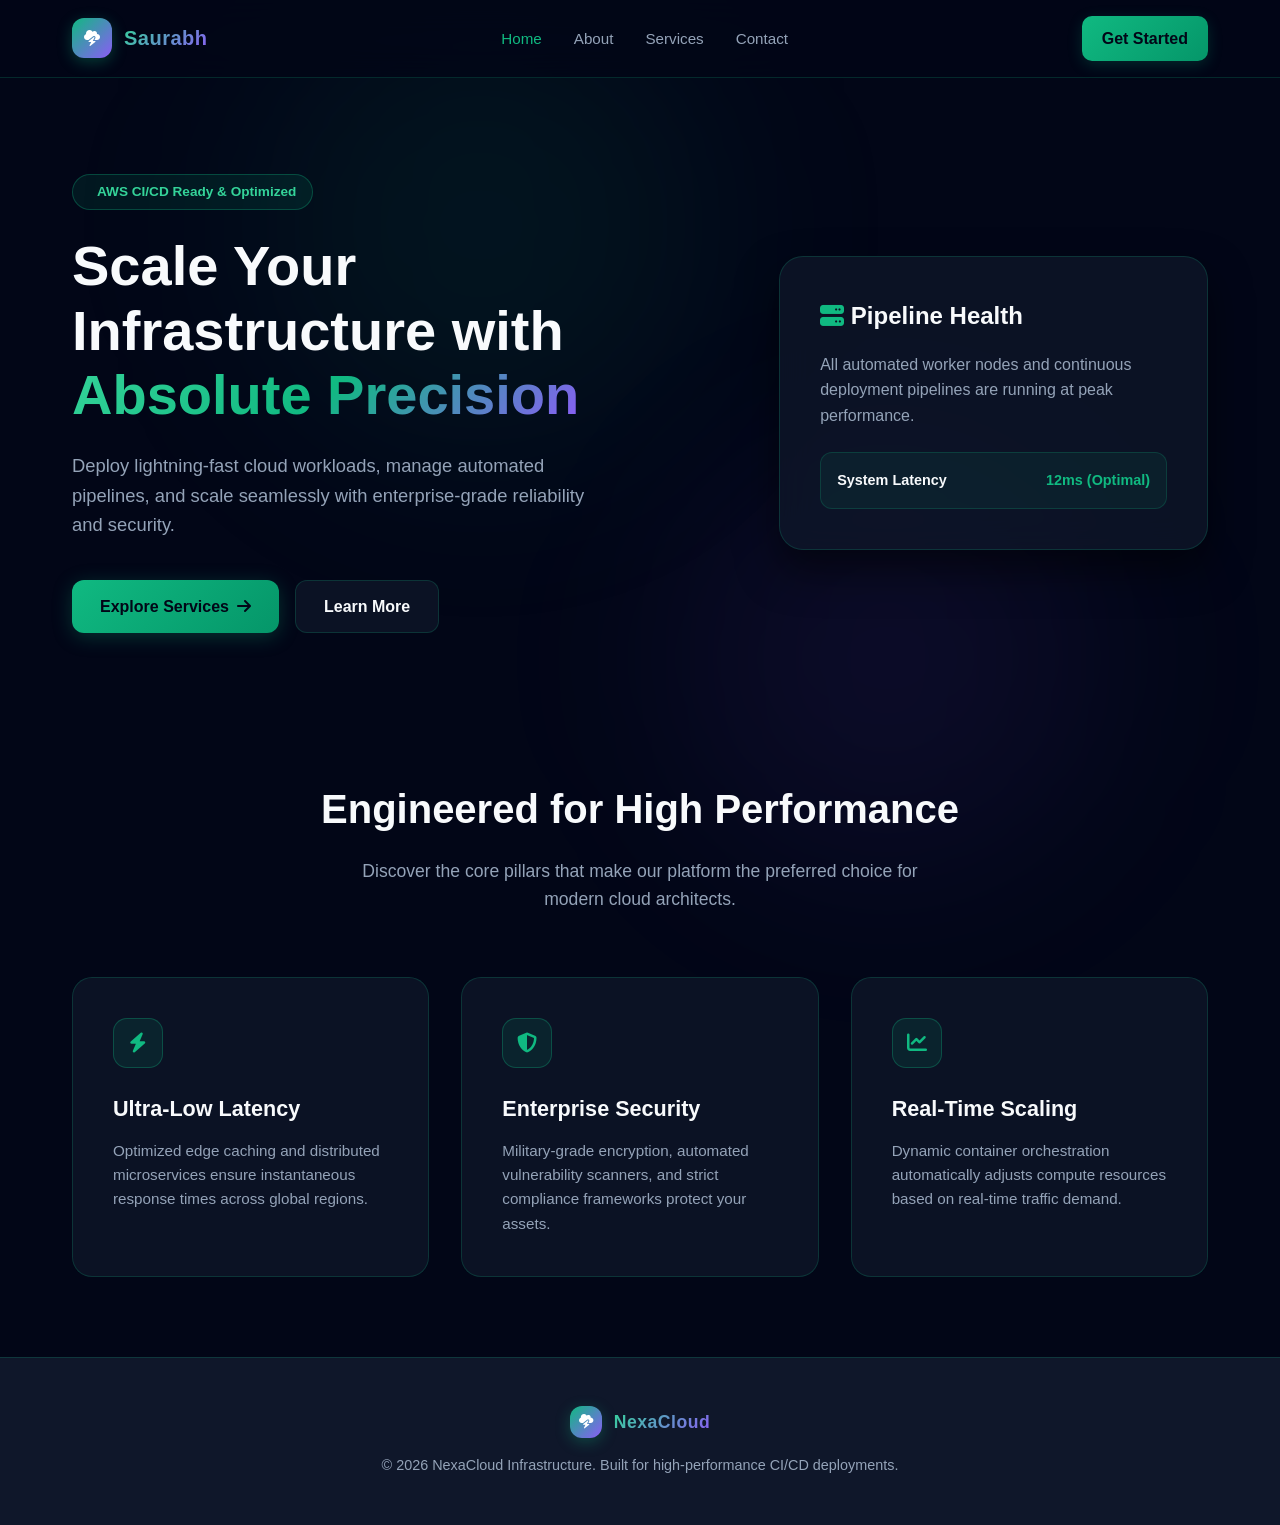
<file: index.html>
<!DOCTYPE html>
<html lang="en">
<head>
  <meta charset="UTF-8">
  <meta name="viewport" content="width=device-width, initial-scale=1.0">
  <title>NexaCloud | Next-Gen Cloud Infrastructure</title>
  <link rel="stylesheet" href="css/style.css">
  <link rel="stylesheet" href="https://cdnjs.cloudflare.com/ajax/libs/font-awesome/6.4.0/css/all.min.css">
</head>
<body>
  <div class="ambient-glow-1"></div>
  <div class="ambient-glow-2"></div>

  <!-- Navigation Bar -->
  <header>
    <div class="nav-container">
      <a href="index.html" class="logo">
        <div class="logo-icon"><i class="fa-solid fa-cloud-bolt"></i></div>
        <span class="logo-text">Saurabh</span>
      </a>
      <ul class="nav-links">
        <li><a href="index.html" class="active">Home</a></li>
        <li><a href="about.html">About</a></li>
        <li><a href="services.html">Services</a></li>
        <li><a href="contact.html">Contact</a></li>
      </ul>
      <a href="contact.html" class="nav-cta">Get Started</a>
    </div>
  </header>

  <!-- Hero Section -->
  <section class="hero">
    <div class="hero-content">
      <div class="metric-badge">
        <i class="fa-solid fa-sparkles"></i> AWS CI/CD Ready & Optimized
      </div>
      <h1>Scale Your Infrastructure with <span class="gradient-text">Absolute Precision</span></h1>
      <p>Deploy lightning-fast cloud workloads, manage automated pipelines, and scale seamlessly with enterprise-grade reliability and security.</p>
      <div class="hero-buttons">
        <a href="services.html" class="btn-primary">Explore Services <i class="fa-solid fa-arrow-right"></i></a>
        <a href="about.html" class="btn-secondary">Learn More</a>
      </div>
    </div>
    <div class="hero-visual">
      <h3 style="font-size: 1.5rem; margin-bottom: 1rem;"><i class="fa-solid fa-server" style="color: var(--emerald-primary);"></i> Pipeline Health</h3>
      <p style="color: var(--text-muted); margin-bottom: 1.5rem;">All automated worker nodes and continuous deployment pipelines are running at peak performance.</p>
      <div style="background: rgba(16, 185, 129, 0.08); padding: 1rem; border-radius: 12px; border: 1px solid rgba(16, 185, 129, 0.2);">
        <div style="display: flex; justify-content: space-between; font-size: 0.9rem; font-weight: 600;">
          <span>System Latency</span>
          <span style="color: var(--emerald-primary);">12ms (Optimal)</span>
        </div>
      </div>
    </div>
  </section>

  <!-- Features Grid -->
  <section class="container">
    <div class="section-header">
      <h2>Engineered for High Performance</h2>
      <p>Discover the core pillars that make our platform the preferred choice for modern cloud architects.</p>
    </div>
    <div class="grid-3">
      <div class="card">
        <div class="card-icon"><i class="fa-solid fa-bolt"></i></div>
        <h3>Ultra-Low Latency</h3>
        <p>Optimized edge caching and distributed microservices ensure instantaneous response times across global regions.</p>
      </div>
      <div class="card">
        <div class="card-icon"><i class="fa-solid fa-shield-halved"></i></div>
        <h3>Enterprise Security</h3>
        <p>Military-grade encryption, automated vulnerability scanners, and strict compliance frameworks protect your assets.</p>
      </div>
      <div class="card">
        <div class="card-icon"><i class="fa-solid fa-chart-line"></i></div>
        <h3>Real-Time Scaling</h3>
        <p>Dynamic container orchestration automatically adjusts compute resources based on real-time traffic demand.</p>
      </div>
    </div>
  </section>

  <!-- Footer -->
  <footer>
    <div class="logo" style="justify-content: center; margin-bottom: 1rem;">
      <div class="logo-icon" style="width: 32px; height: 32px; font-size: 0.9rem;"><i class="fa-solid fa-cloud-bolt"></i></div>
      <span class="logo-text" style="font-size: 1.1rem;">NexaCloud</span>
    </div>
    <p>&copy; 2026 NexaCloud Infrastructure. Built for high-performance CI/CD deployments.</p>
  </footer>

  <script src="js/main.js"></script>
</body>
</html>
</file>
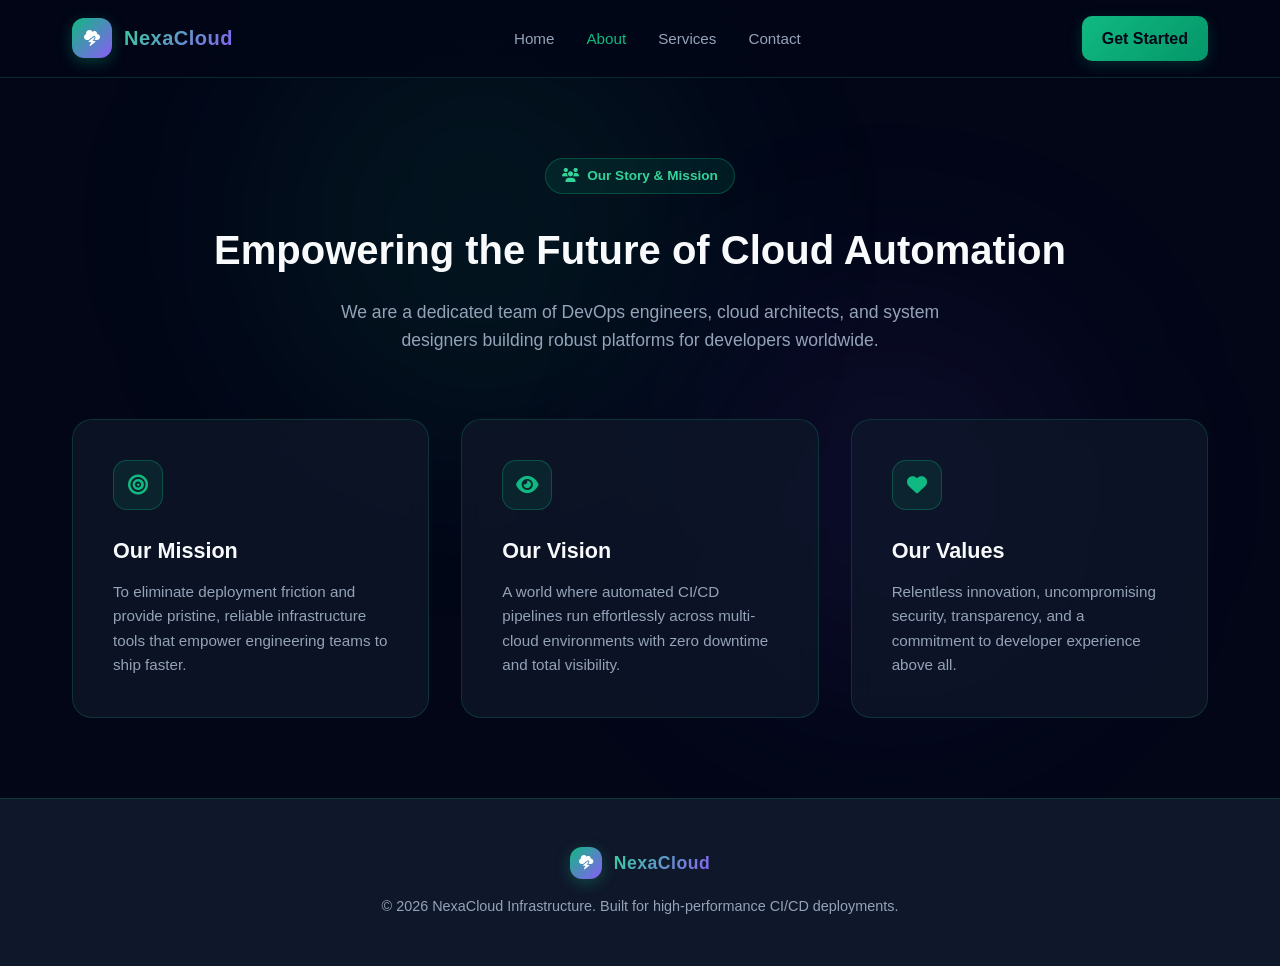
<file: about.html>
<!DOCTYPE html>
<html lang="en">
<head>
  <meta charset="UTF-8">
  <meta name="viewport" content="width=device-width, initial-scale=1.0">
  <title>About Us | NexaCloud</title>
  <link rel="stylesheet" href="css/style.css">
  <link rel="stylesheet" href="https://cdnjs.cloudflare.com/ajax/libs/font-awesome/6.4.0/css/all.min.css">
</head>
<body>
  <div class="ambient-glow-1"></div>
  <div class="ambient-glow-2"></div>

  <!-- Navigation Bar -->
  <header>
    <div class="nav-container">
      <a href="index.html" class="logo">
        <div class="logo-icon"><i class="fa-solid fa-cloud-bolt"></i></div>
        <span class="logo-text">NexaCloud</span>
      </a>
      <ul class="nav-links">
        <li><a href="index.html">Home</a></li>
        <li><a href="about.html" class="active">About</a></li>
        <li><a href="services.html">Services</a></li>
        <li><a href="contact.html">Contact</a></li>
      </ul>
      <a href="contact.html" class="nav-cta">Get Started</a>
    </div>
  </header>

  <!-- About Hero -->
  <section class="container" style="padding-top: 5rem;">
    <div class="section-header">
      <div class="metric-badge"><i class="fa-solid fa-users"></i> Our Story & Mission</div>
      <h2>Empowering the Future of Cloud Automation</h2>
      <p>We are a dedicated team of DevOps engineers, cloud architects, and system designers building robust platforms for developers worldwide.</p>
    </div>

    <div class="grid-3" style="margin-top: 3rem;">
      <div class="card">
        <div class="card-icon"><i class="fa-solid fa-bullseye"></i></div>
        <h3>Our Mission</h3>
        <p>To eliminate deployment friction and provide pristine, reliable infrastructure tools that empower engineering teams to ship faster.</p>
      </div>
      <div class="card">
        <div class="card-icon"><i class="fa-solid fa-eye"></i></div>
        <h3>Our Vision</h3>
        <p>A world where automated CI/CD pipelines run effortlessly across multi-cloud environments with zero downtime and total visibility.</p>
      </div>
      <div class="card">
        <div class="card-icon"><i class="fa-solid fa-heart"></i></div>
        <h3>Our Values</h3>
        <p>Relentless innovation, uncompromising security, transparency, and a commitment to developer experience above all.</p>
      </div>
    </div>
  </section>

  <!-- Footer -->
  <footer>
    <div class="logo" style="justify-content: center; margin-bottom: 1rem;">
      <div class="logo-icon" style="width: 32px; height: 32px; font-size: 0.9rem;"><i class="fa-solid fa-cloud-bolt"></i></div>
      <span class="logo-text" style="font-size: 1.1rem;">NexaCloud</span>
    </div>
    <p>&copy; 2026 NexaCloud Infrastructure. Built for high-performance CI/CD deployments.</p>
  </footer>

  <script src="js/main.js"></script>
</body>
</html>
</file>
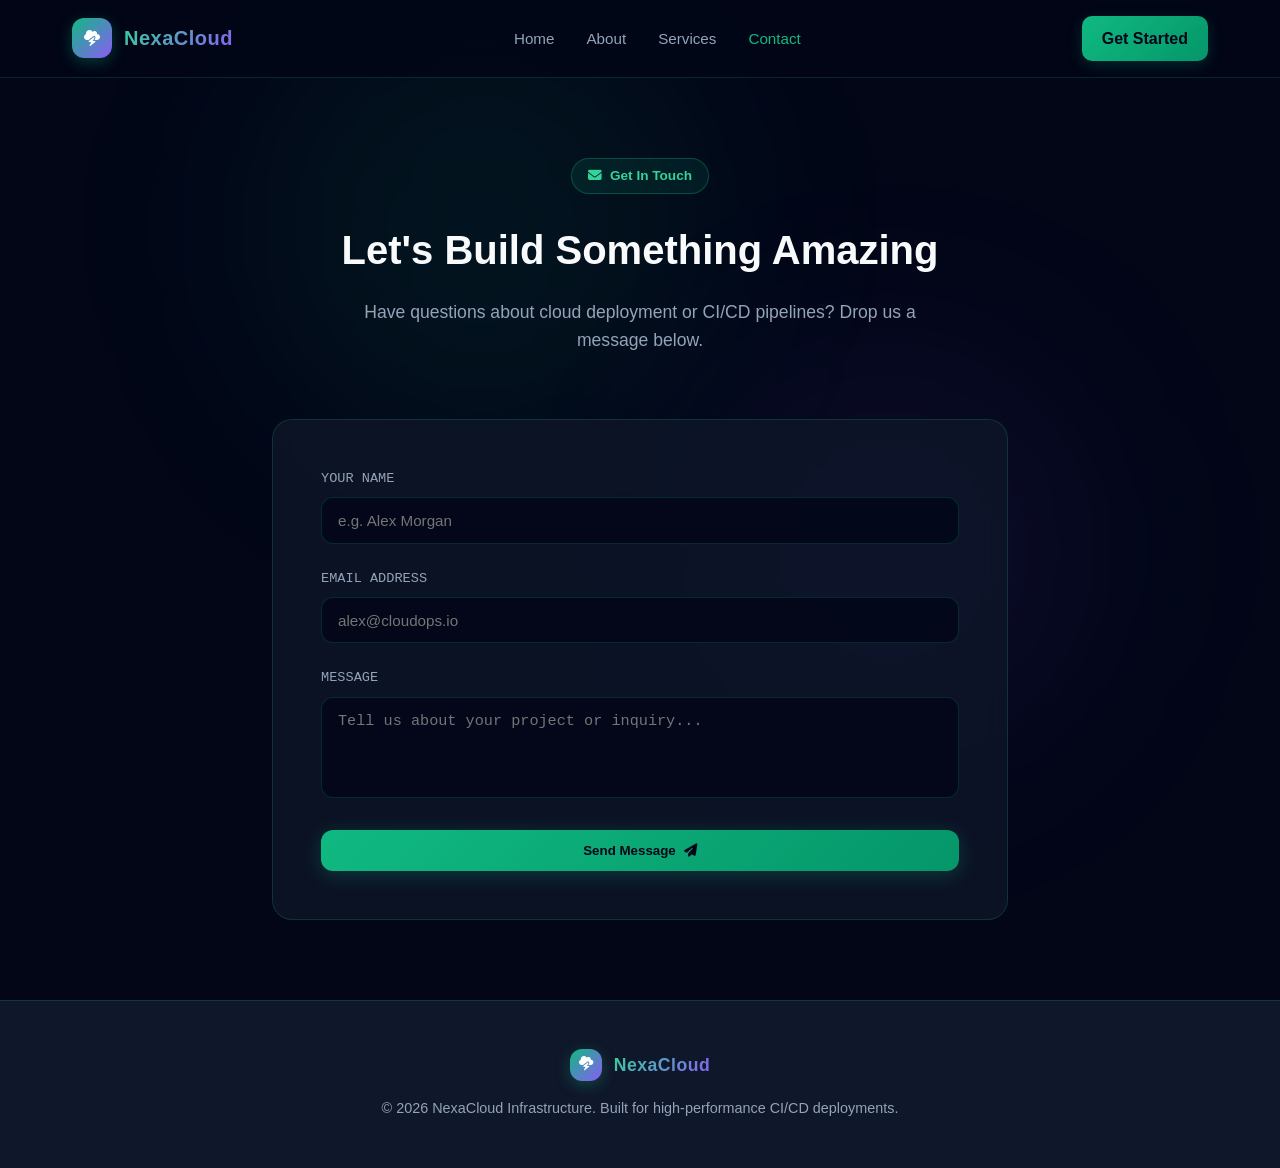
<file: contact.html>
<!DOCTYPE html>
<html lang="en">
<head>
  <meta charset="UTF-8">
  <meta name="viewport" content="width=device-width, initial-scale=1.0">
  <title>Contact Us | NexaCloud</title>
  <link rel="stylesheet" href="css/style.css">
  <link rel="stylesheet" href="https://cdnjs.cloudflare.com/ajax/libs/font-awesome/6.4.0/css/all.min.css">
</head>
<body>
  <div class="ambient-glow-1"></div>
  <div class="ambient-glow-2"></div>

  <!-- Navigation Bar -->
  <header>
    <div class="nav-container">
      <a href="index.html" class="logo">
        <div class="logo-icon"><i class="fa-solid fa-cloud-bolt"></i></div>
        <span class="logo-text">NexaCloud</span>
      </a>
      <ul class="nav-links">
        <li><a href="index.html">Home</a></li>
        <li><a href="about.html">About</a></li>
        <li><a href="services.html">Services</a></li>
        <li><a href="contact.html" class="active">Contact</a></li>
      </ul>
      <a href="contact.html" class="nav-cta">Get Started</a>
    </div>
  </header>

  <!-- Contact Section -->
  <section class="container" style="padding-top: 5rem; max-width: 800px;">
    <div class="section-header">
      <div class="metric-badge"><i class="fa-solid fa-envelope"></i> Get In Touch</div>
      <h2>Let's Build Something Amazing</h2>
      <p>Have questions about cloud deployment or CI/CD pipelines? Drop us a message below.</p>
    </div>

    <div class="card" style="padding: 3rem;">
      <form id="contactForm" style="display: flex; flex-direction: column; gap: 1.5rem;">
        <div>
          <label style="display: block; font-size: 0.85rem; font-family: monospace; text-transform: uppercase; color: var(--text-muted); margin-bottom: 0.5rem;">Your Name</label>
          <input type="text" id="name" required placeholder="e.g. Alex Morgan" style="width: 100%; padding: 0.85rem 1rem; background: rgba(2, 6, 23, 0.8); border: 1px solid var(--border-color); border-radius: 12px; color: #fff; font-size: 0.95rem; outline: none;">
        </div>

        <div>
          <label style="display: block; font-size: 0.85rem; font-family: monospace; text-transform: uppercase; color: var(--text-muted); margin-bottom: 0.5rem;">Email Address</label>
          <input type="email" id="email" required placeholder="alex@cloudops.io" style="width: 100%; padding: 0.85rem 1rem; background: rgba(2, 6, 23, 0.8); border: 1px solid var(--border-color); border-radius: 12px; color: #fff; font-size: 0.95rem; outline: none;">
        </div>

        <div>
          <label style="display: block; font-size: 0.85rem; font-family: monospace; text-transform: uppercase; color: var(--text-muted); margin-bottom: 0.5rem;">Message</label>
          <textarea id="message" rows="4" required placeholder="Tell us about your project or inquiry..." style="width: 100%; padding: 0.85rem 1rem; background: rgba(2, 6, 23, 0.8); border: 1px solid var(--border-color); border-radius: 12px; color: #fff; font-size: 0.95rem; outline: none; resize: none;"></textarea>
        </div>

        <button type="submit" class="btn-primary" style="justify-content: center; width: 100%; cursor: pointer; border: none;">
          Send Message <i class="fa-solid fa-paper-plane"></i>
        </button>
      </form>
    </div>
  </section>

  <!-- Footer -->
  <footer>
    <div class="logo" style="justify-content: center; margin-bottom: 1rem;">
      <div class="logo-icon" style="width: 32px; height: 32px; font-size: 0.9rem;"><i class="fa-solid fa-cloud-bolt"></i></div>
      <span class="logo-text" style="font-size: 1.1rem;">NexaCloud</span>
    </div>
    <p>&copy; 2026 NexaCloud Infrastructure. Built for high-performance CI/CD deployments.</p>
  </footer>

  <script src="js/main.js"></script>
</body>
</html>
</file>
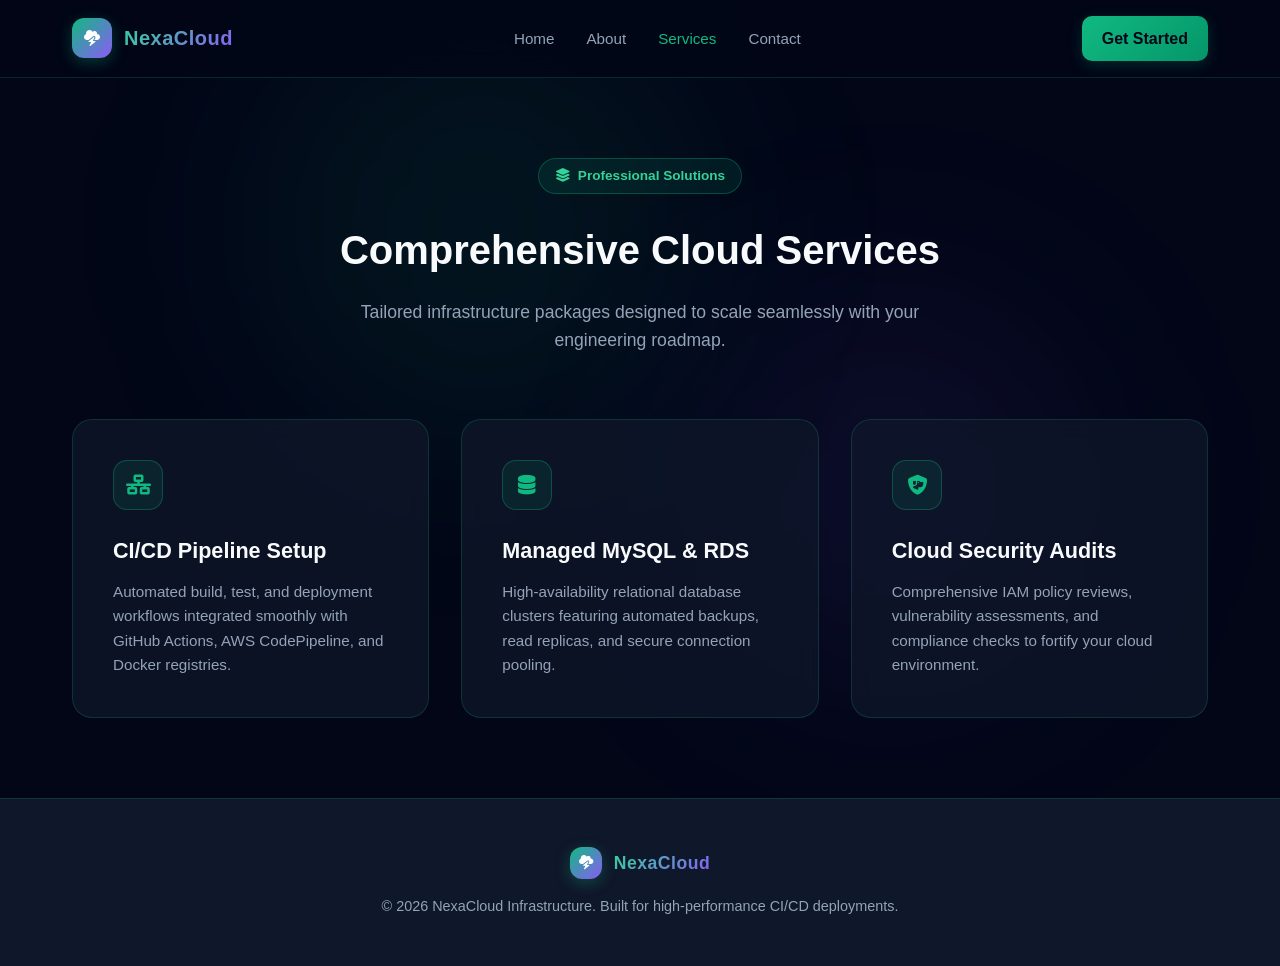
<file: services.html>
<!DOCTYPE html>
<html lang="en">
<head>
  <meta charset="UTF-8">
  <meta name="viewport" content="width=device-width, initial-scale=1.0">
  <title>Services | NexaCloud</title>
  <link rel="stylesheet" href="css/style.css">
  <link rel="stylesheet" href="https://cdnjs.cloudflare.com/ajax/libs/font-awesome/6.4.0/css/all.min.css">
</head>
<body>
  <div class="ambient-glow-1"></div>
  <div class="ambient-glow-2"></div>

  <!-- Navigation Bar -->
  <header>
    <div class="nav-container">
      <a href="index.html" class="logo">
        <div class="logo-icon"><i class="fa-solid fa-cloud-bolt"></i></div>
        <span class="logo-text">NexaCloud</span>
      </a>
      <ul class="nav-links">
        <li><a href="index.html">Home</a></li>
        <li><a href="about.html">About</a></li>
        <li><a href="services.html" class="active">Services</a></li>
        <li><a href="contact.html">Contact</a></li>
      </ul>
      <a href="contact.html" class="nav-cta">Get Started</a>
    </div>
  </header>

  <!-- Services Section -->
  <section class="container" style="padding-top: 5rem;">
    <div class="section-header">
      <div class="metric-badge"><i class="fa-solid fa-layer-group"></i> Professional Solutions</div>
      <h2>Comprehensive Cloud Services</h2>
      <p>Tailored infrastructure packages designed to scale seamlessly with your engineering roadmap.</p>
    </div>

    <div class="grid-3">
      <div class="card">
        <div class="card-icon"><i class="fa-solid fa-network-wired"></i></div>
        <h3>CI/CD Pipeline Setup</h3>
        <p>Automated build, test, and deployment workflows integrated smoothly with GitHub Actions, AWS CodePipeline, and Docker registries.</p>
      </div>
      <div class="card">
        <div class="card-icon"><i class="fa-solid fa-database"></i></div>
        <h3>Managed MySQL & RDS</h3>
        <p>High-availability relational database clusters featuring automated backups, read replicas, and secure connection pooling.</p>
      </div>
      <div class="card">
        <div class="card-icon"><i class="fa-solid fa-shield-dog"></i></div>
        <h3>Cloud Security Audits</h3>
        <p>Comprehensive IAM policy reviews, vulnerability assessments, and compliance checks to fortify your cloud environment.</p>
      </div>
    </div>
  </section>

  <!-- Footer -->
  <footer>
    <div class="logo" style="justify-content: center; margin-bottom: 1rem;">
      <div class="logo-icon" style="width: 32px; height: 32px; font-size: 0.9rem;"><i class="fa-solid fa-cloud-bolt"></i></div>
      <span class="logo-text" style="font-size: 1.1rem;">NexaCloud</span>
    </div>
    <p>&copy; 2026 NexaCloud Infrastructure. Built for high-performance CI/CD deployments.</p>
  </footer>

  <script src="js/main.js"></script>
</body>
</html>
</file>
<file: css/style.css>
/* ==========================================
   Modern CSS Reset & Theme Variables (Emerald / Violet / Dark Theme)
   ========================================== */
:root {
  --bg-primary: #020617;
  --bg-secondary: #0f172a;
  --bg-card: rgba(15, 23, 42, 0.75);
  --border-color: rgba(16, 185, 129, 0.2);
  --emerald-primary: #10b981;
  --emerald-hover: #34d399;
  --violet-accent: #8b5cf6;
  --text-main: #f8fafc;
  --text-muted: #94a3b8;
  --transition-smooth: all 0.3s cubic-bezier(0.4, 0, 0.2, 1);
}

* {
  margin: 0;
  padding: 0;
  box-sizing: border-box;
}

html {
  scroll-behavior: smooth;
}

body {
  font-family: 'Inter', -apple-system, BlinkMacSystemFont, 'Segoe UI', Roboto, sans-serif;
  background-color: var(--bg-primary);
  color: var(--text-main);
  line-height: 1.6;
  overflow-x: hidden;
  position: relative;
}

/* Background Ambient Glows */
.ambient-glow-1 {
  position: absolute;
  top: 0;
  left: 20%;
  width: 450px;
  height: 450px;
  background: rgba(16, 185, 129, 0.08);
  filter: blur(100px);
  border-radius: 50%;
  pointer-events: none;
  z-index: 0;
}

.ambient-glow-2 {
  position: absolute;
  top: 30%;
  right: 15%;
  width: 400px;
  height: 400px;
  background: rgba(139, 92, 246, 0.08);
  filter: blur(100px);
  border-radius: 50%;
  pointer-events: none;
  z-index: 0;
}

/* ==========================================
   Navigation Bar
   ========================================== */
header {
  position: sticky;
  top: 0;
  z-index: 100;
  background: rgba(2, 6, 23, 0.85);
  backdrop-filter: blur(16px);
  border-bottom: 1px solid var(--border-color);
}

.nav-container {
  max-width: 1200px;
  margin: 0 auto;
  padding: 1rem 2rem;
  display: flex;
  align-items: center;
  justify-content: space-between;
}

.logo {
  display: flex;
  align-items: center;
  gap: 0.75rem;
  text-decoration: none;
}

.logo-icon {
  width: 40px;
  height: 40px;
  background: linear-gradient(135deg, var(--emerald-primary), var(--violet-accent));
  border-radius: 12px;
  display: flex;
  align-items: center;
  justify-content: center;
  color: #fff;
  font-weight: bold;
  box-shadow: 0 4px 15px rgba(16, 185, 129, 0.3);
  animation: float 5s ease-in-out infinite;
}

.logo-text {
  font-size: 1.25rem;
  font-weight: 800;
  background: linear-gradient(135deg, var(--emerald-hover), var(--violet-accent));
  -webkit-background-clip: text;
  -webkit-text-fill-color: transparent;
  letter-spacing: 0.5px;
}

.nav-links {
  display: flex;
  gap: 2rem;
  list-style: none;
  align-items: center;
}

.nav-links a {
  text-decoration: none;
  color: var(--text-muted);
  font-size: 0.95rem;
  font-weight: 500;
  transition: var(--transition-smooth);
}

.nav-links a:hover,
.nav-links a.active {
  color: var(--emerald-primary);
}

.nav-cta {
  background: linear-gradient(135deg, var(--emerald-primary), #059669);
  color: #020617;
  padding: 0.6rem 1.25rem;
  border-radius: 10px;
  font-weight: 600;
  text-decoration: none;
  transition: var(--transition-smooth);
  box-shadow: 0 4px 15px rgba(16, 185, 129, 0.2);
}

.nav-cta:hover {
  transform: translateY(-2px);
  box-shadow: 0 6px 20px rgba(16, 185, 129, 0.35);
}

/* Mobile Menu Toggle */
.menu-toggle {
  display: none;
  background: none;
  border: none;
  color: var(--text-main);
  font-size: 1.5rem;
  cursor: pointer;
}

/* ==========================================
   Hero Section
   ========================================== */
.hero {
  max-width: 1200px;
  margin: 0 auto;
  padding: 6rem 2rem 4rem;
  display: grid;
  grid-template-columns: 1.2fr 0.8fr;
  gap: 4rem;
  align-items: center;
  position: relative;
  z-index: 1;
}

.hero-content h1 {
  font-size: 3.5rem;
  font-weight: 900;
  line-height: 1.15;
  margin-bottom: 1.5rem;
}

.gradient-text {
  background: linear-gradient(135deg, #34d399, #10b981, #8b5cf6);
  -webkit-background-clip: text;
  -webkit-text-fill-color: transparent;
}

.hero-content p {
  color: var(--text-muted);
  font-size: 1.15rem;
  margin-bottom: 2.5rem;
  max-width: 540px;
}

.hero-buttons {
  display: flex;
  gap: 1rem;
}

.btn-primary {
  background: linear-gradient(135deg, var(--emerald-primary), #059669);
  color: #020617;
  padding: 0.8rem 1.75rem;
  border-radius: 12px;
  font-weight: 700;
  text-decoration: none;
  transition: var(--transition-smooth);
  box-shadow: 0 4px 20px rgba(16, 185, 129, 0.25);
  display: inline-flex;
  align-items: center;
  gap: 0.5rem;
}

.btn-primary:hover {
  transform: translateY(-3px);
  box-shadow: 0 8px 25px rgba(16, 185, 129, 0.4);
}

.btn-secondary {
  background: var(--bg-card);
  color: var(--text-main);
  border: 1px solid var(--border-color);
  padding: 0.8rem 1.75rem;
  border-radius: 12px;
  font-weight: 600;
  text-decoration: none;
  transition: var(--transition-smooth);
}

.btn-secondary:hover {
  background: rgba(30, 41, 59, 0.9);
  border-color: var(--emerald-primary);
  transform: translateY(-3px);
}

/* Hero Card Visual */
.hero-visual {
  background: var(--bg-card);
  border: 1px solid var(--border-color);
  border-radius: 24px;
  padding: 2.5rem;
  backdrop-filter: blur(16px);
  box-shadow: 0 20px 40px rgba(0, 0, 0, 0.5);
  position: relative;
  animation: float 6s ease-in-out infinite;
}

.metric-badge {
  display: inline-flex;
  align-items: center;
  gap: 0.5rem;
  padding: 0.4rem 1rem;
  background: rgba(16, 185, 129, 0.1);
  border: 1px solid rgba(16, 185, 129, 0.3);
  border-radius: 50px;
  color: var(--emerald-hover);
  font-size: 0.85rem;
  font-weight: 600;
  margin-bottom: 1.5rem;
}

/* ==========================================
   Features / Cards Grid
   ========================================== */
.container {
  max-width: 1200px;
  margin: 0 auto;
  padding: 5rem 2rem;
  position: relative;
  z-index: 1;
}

.section-header {
  text-align: center;
  margin-bottom: 4rem;
}

.section-header h2 {
  font-size: 2.5rem;
  font-weight: 800;
  margin-bottom: 1rem;
}

.section-header p {
  color: var(--text-muted);
  font-size: 1.1rem;
  max-width: 600px;
  margin: 0 auto;
}

.grid-3 {
  display: grid;
  grid-template-columns: repeat(auto-fit, minmax(320px, 1fr));
  gap: 2rem;
}

.card {
  background: var(--bg-card);
  border: 1px solid var(--border-color);
  border-radius: 20px;
  padding: 2.5rem;
  transition: var(--transition-smooth);
  backdrop-filter: blur(12px);
  position: relative;
  overflow: hidden;
}

.card:hover {
  transform: translateY(-6px);
  border-color: var(--emerald-primary);
  box-shadow: 0 15px 30px rgba(16, 185, 129, 0.1);
}

.card-icon {
  width: 50px;
  height: 50px;
  background: rgba(16, 185, 129, 0.1);
  border: 1px solid rgba(16, 185, 129, 0.3);
  border-radius: 14px;
  display: flex;
  align-items: center;
  justify-content: center;
  color: var(--emerald-primary);
  font-size: 1.25rem;
  margin-bottom: 1.5rem;
}

.card h3 {
  font-size: 1.35rem;
  font-weight: 700;
  margin-bottom: 0.75rem;
}

.card p {
  color: var(--text-muted);
  font-size: 0.95rem;
}

/* ==========================================
   Footer
   ========================================== */
footer {
  background: var(--bg-secondary);
  border-top: 1px solid var(--border-color);
  padding: 3rem 2rem;
  text-align: center;
  color: var(--text-muted);
  font-size: 0.9rem;
  position: relative;
  z-index: 1;
}

footer p {
  margin-top: 1rem;
}

/* Animations */
@keyframes float {
  0%, 100% { transform: translateY(0); }
  50% { transform: translateY(-10px); }
}

/* Responsive Design */
@media (max-width: 968px) {
  .hero {
    grid-template-columns: 1fr;
    text-align: center;
    padding-top: 3rem;
  }
  .hero-content p {
    margin: 0 auto 2.5rem;
  }
  .hero-buttons {
    justify-content: center;
  }
  .nav-links {
    display: none;
  }
  .menu-toggle {
    display: block;
  }
}
</file>
